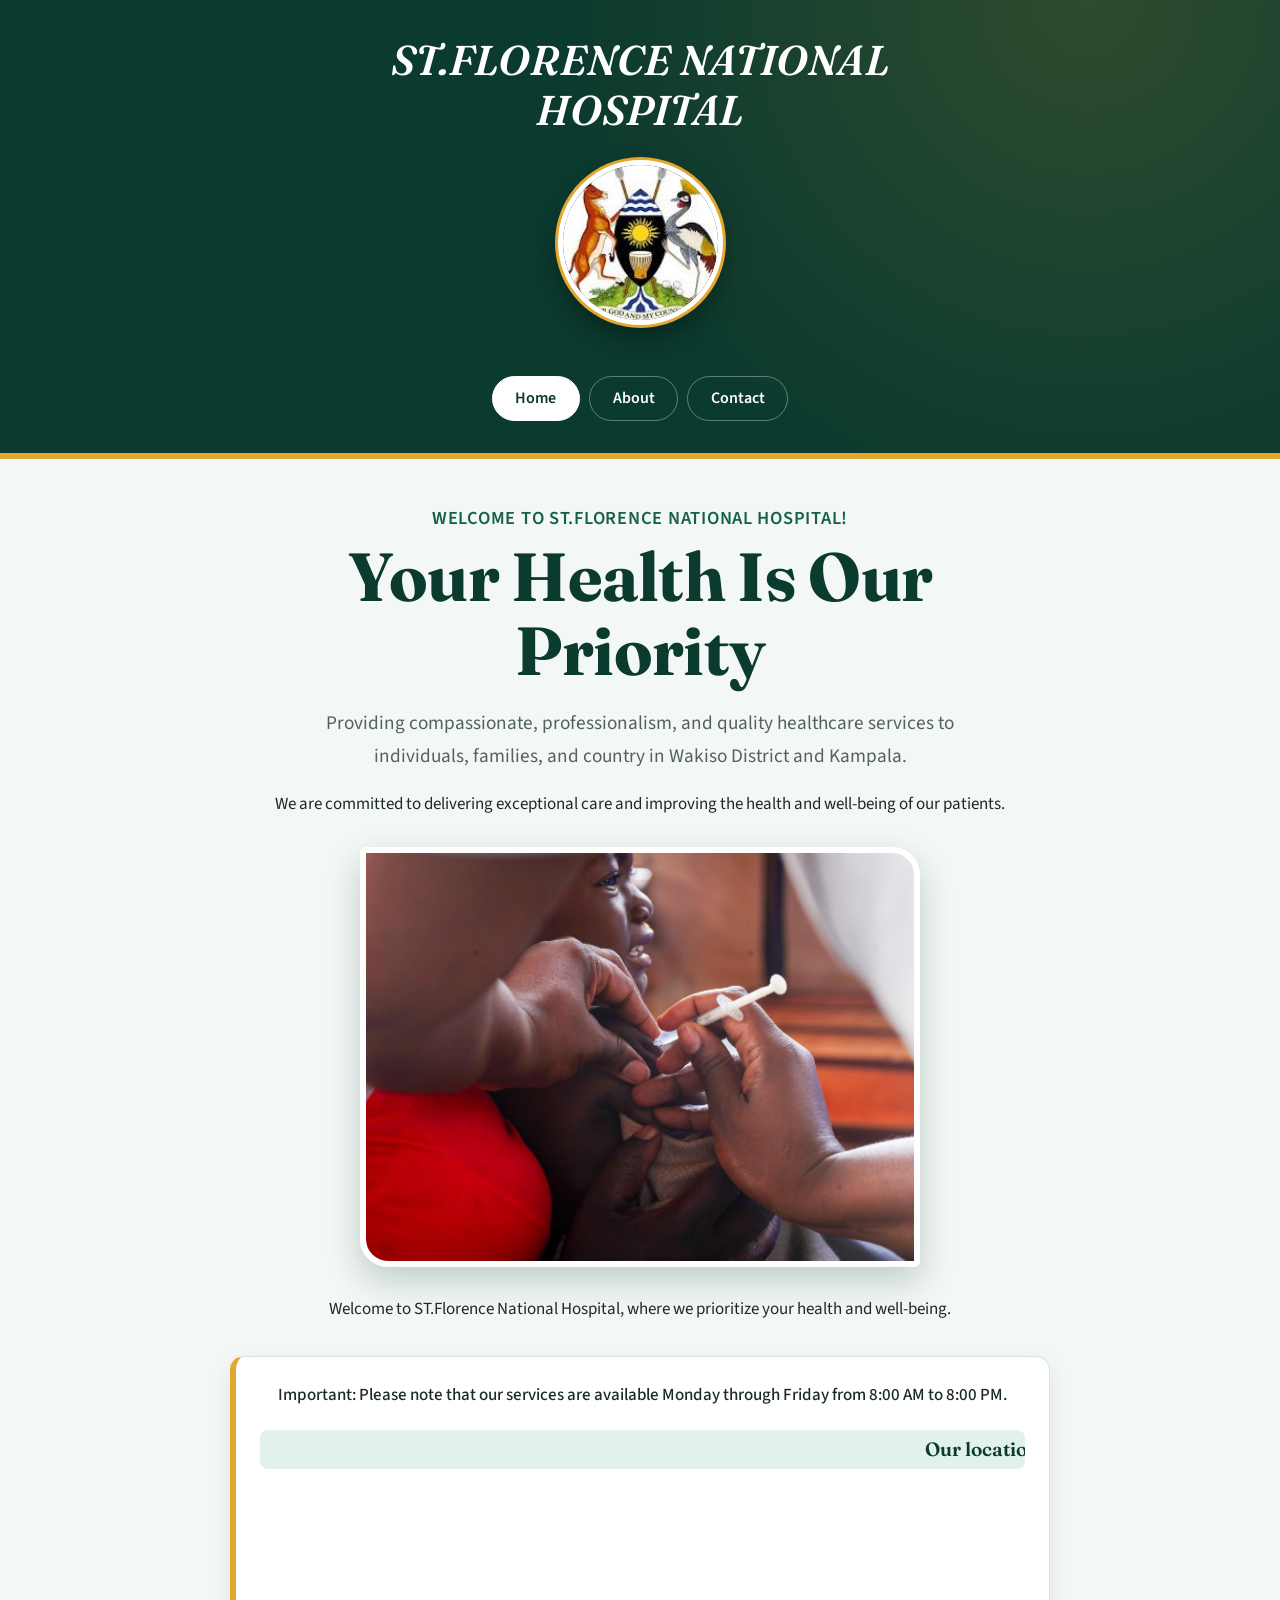
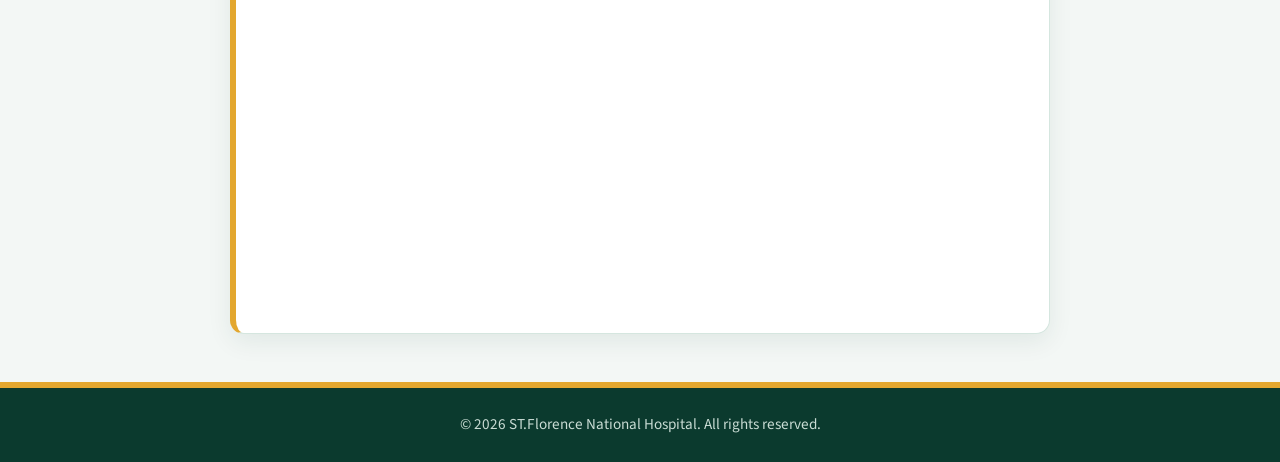
<file: index.html>
<!DOCTYPE html>
<html lang="en">

<head>
    <meta charset="UTF-8">
    <meta name="viewport" content="width=device-width, initial-scale=1.0">
    <link href="style.css" rel="stylesheet">
    <title>ST.Florence Hospital</title>
</head>

<body>
    <center>
        <i><h1>ST.FLORENCE NATIONAL HOSPITAL</h1></i>
        <img src="logo.jpg" alt="ST.Florence Hospital Logo" width="200" height="200"><br><br>
        <nav>

            <a href="index.html">Home</a>|
            <a href="about.html">About</a>|
            <a href="contact.html">Contact</a>

        </nav>
    </center>
    <h2>
        <hero title="Welcome">WELCOME TO ST.FLORENCE NATIONAL HOSPITAL!</hero>
    </h2>
    <h4 class="hero-title">Your Health Is Our<br>Priority</h4>
    <p class="hero-description">
        Providing compassionate, professionalism, and quality healthcare services to individuals, families, and country in Wakiso District and Kampala.
    </p>
    <p>We are committed to delivering exceptional care and improving the health and well-being of our patients.</p>
    <img src="vaccination.jpg" alt="a doctor vaccinating a patient" width="400" height="300">
    <p>Welcome to ST.Florence National Hospital, where we prioritize your health and well-being.
        <p>Important: Please note that our services are available Monday through Friday from 8:00 AM to 8:00 PM.
            <marquee behavior="scroll" direction="left">
                <h2>Our location on Google Maps:</h2>
            </marquee>
            <iframe src="https://www.google.com/maps/embed?pb=!1m18!1m12!1m3!1d127672.26186985167!2d32.50280802773484!3d0.3177138090886105!2m3!1f0!2f0!3f0!3m2!1i1024!2i768!4f13.1!3m3!1m2!1s0x177dbb6f51af6969%3A0xe32a106f368e718b!2sKampala%2C%20Uganda!5e0!3m2!1sen!2sug!4v1700000000000!5m2!1sen!2sug"
                width="600" height="450" style="border:0;" allowfullscreen="" loading="lazy" referrerpolicy="no-referrer-when-downgrade"><title>St. Florence National Hospital</title>
            </iframe>
            <p>&copy; 2026 ST.Florence National Hospital. All rights reserved.</p>
        </p>
    </p>

</body>

</html>
</file>
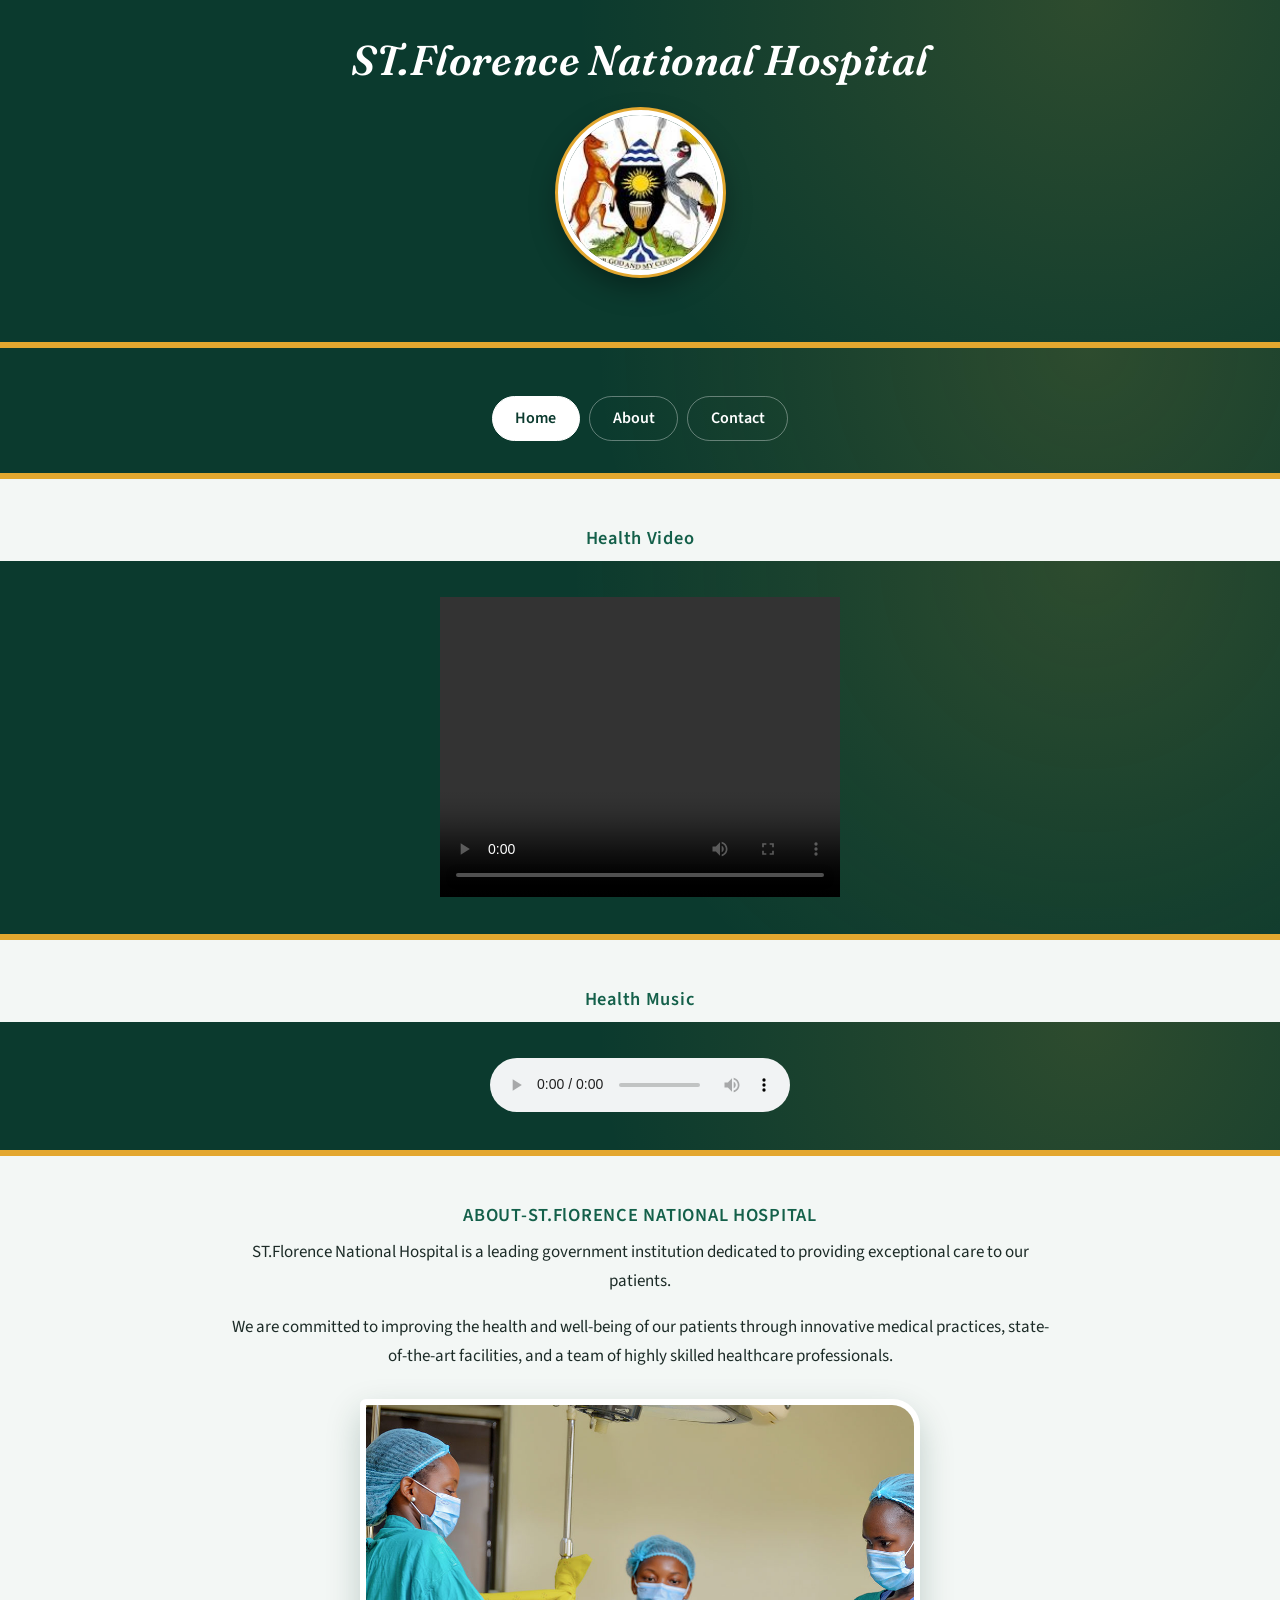
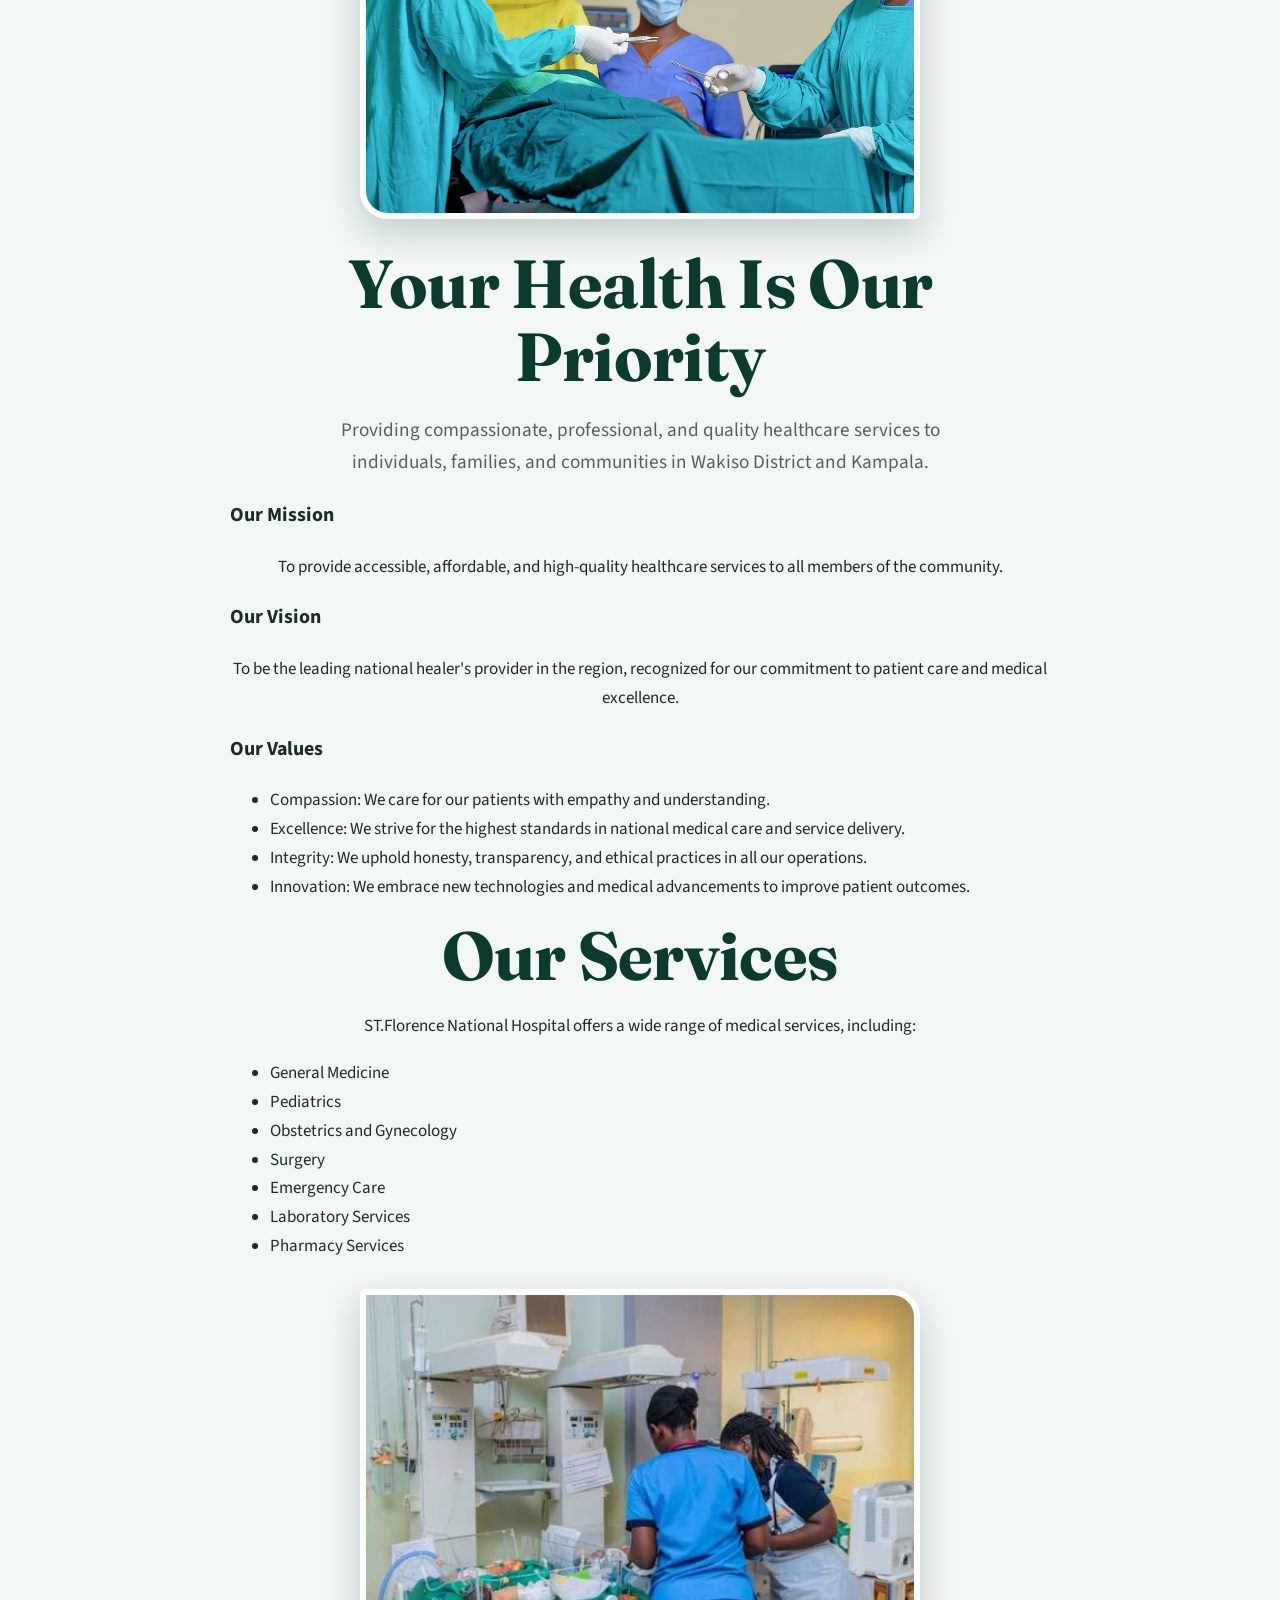
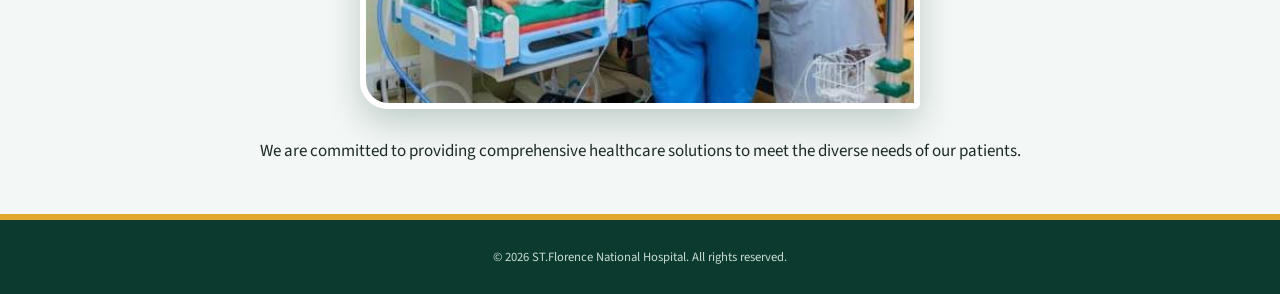
<file: about.html>
<!DOCTYPE html>
<html lang="en">

<head>
    <meta charset="UTF-8">
    <meta name="viewport" content="width=device-width, initial-scale=1.0">
    <a href="index.html"></a>
    <link href="style.css" rel="stylesheet">

    <title>ST.Florence National Hospital</title>

</head>

<body>
    <center>
        <h1>ST.Florence National Hospital</h1>
        <img src="logo.jpg" alt="ST.Florence National Hospital Logo" width="200" height="200"><br><br>
    </center>
    <center>
        <nav>

            <a href="index.html">Home</a>|
            <a href="about.html">About</a>|
            <a href="contact.html">Contact</a>

        </nav>
    </center>
    <h2>Health Video</h2>
    <center><video src="Kootenai_Health_-_Open_Heart_Surgery(1080p).mp4" controls width="400" height="300"></video></center>
    <h2>Health Music</h2>
    <center><audio src="life music.mp3.mp4" controls width="400" height="300"></audio></center>

    <h2>ABOUT-ST.FlORENCE NATIONAL HOSPITAL</h2>
    </center>
    <p>ST.Florence National Hospital is a leading government institution dedicated to providing exceptional care to our patients.</p>
    <p>We are committed to improving the health and well-being of our patients through innovative medical practices, state-of-the-art facilities, and a team of highly skilled healthcare professionals.</p>
    <img src="preds.jpg" alt="preds" width="400" height="300">
    <h2 class="hero-title">Your Health Is Our<br>Priority</h2>
    <p class="hero-description">
        Providing compassionate, professional, and quality healthcare services to individuals, families, and communities in Wakiso District and Kampala.
    </p>
    <h3>Our Mission</h3>
    <p>To provide accessible, affordable, and high-quality healthcare services to all members of the community.</p>
    <h3>Our Vision</h3>
    <p>To be the leading national healer's provider in the region, recognized for our commitment to patient care and medical excellence.</p>
    <h3>Our Values</h3>
    <ul>
        <li>Compassion: We care for our patients with empathy and understanding.</li>
        <li>Excellence: We strive for the highest standards in national medical care and service delivery.</li>
        <li>Integrity: We uphold honesty, transparency, and ethical practices in all our operations.</li>
        <li>Innovation: We embrace new technologies and medical advancements to improve patient outcomes.</li>
    </ul>
    <h2 class="hero-title">Our Services</h2>
    <p>ST.Florence National Hospital offers a wide range of medical services, including:</p>
    <ul>
        <li>General Medicine</li>
        <li>Pediatrics</li>
        <li>Obstetrics and Gynecology</li>
        <li>Surgery</li>
        <li>Emergency Care</li>
        <li>Laboratory Services</li>
        <li>Pharmacy Services</li>
    </ul>
    <img src="Nurse.jpg" alt="A nurse at ST.Florence National Hospital">
    <p>We are committed to providing comprehensive healthcare solutions to meet the diverse needs of our patients.</p>
    <p><small>&copy; 2026 ST.Florence National Hospital. All rights reserved.</small></p>
</body>

</html>
</file>
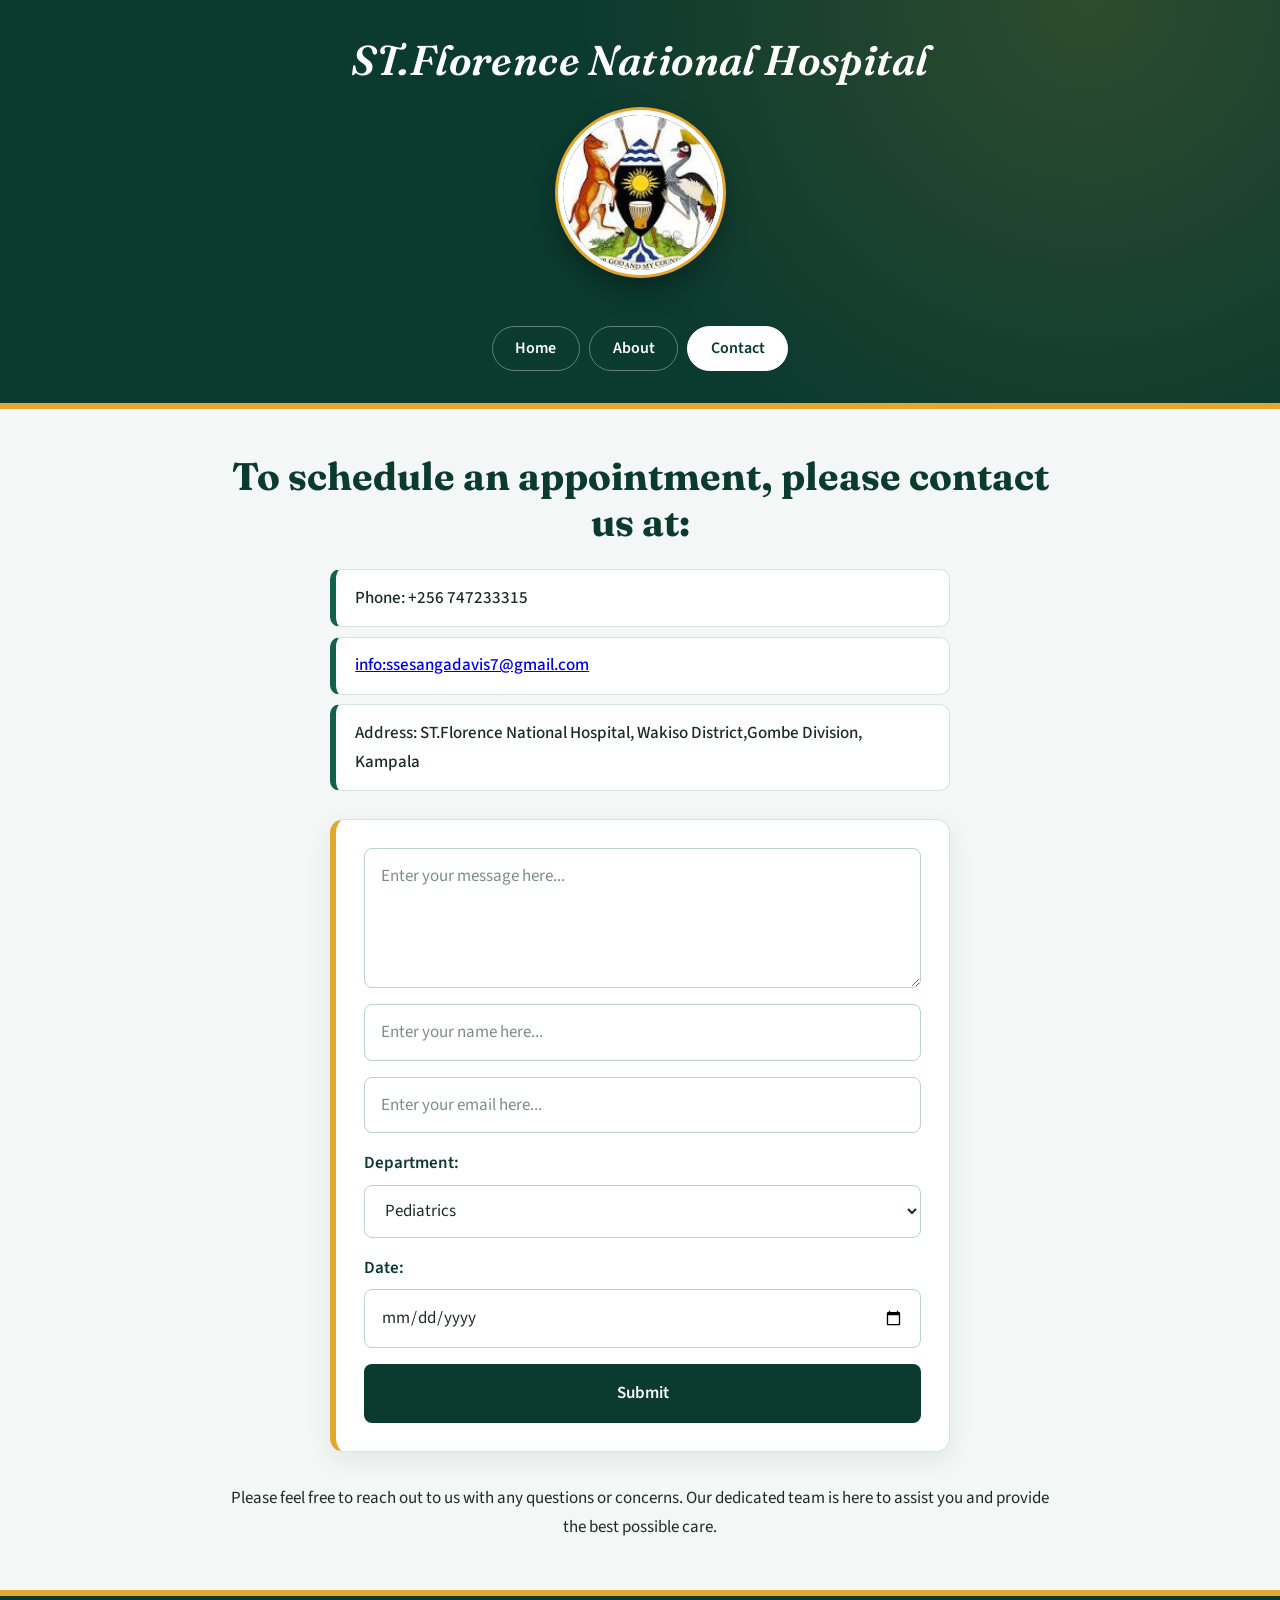
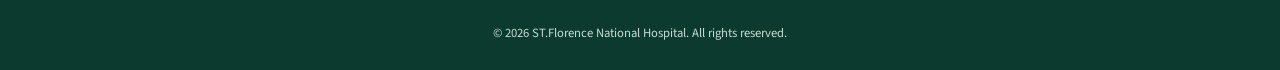
<file: contact.html>
<!DOCTYPE html>
<html lang="en">

<head>
    <meta charset="UTF-8">
    <meta name="viewport" content="width=device-width, initial-scale=1.0">
    <a href="index.html"></a>
    <link href="style.css" rel="stylesheet">
    <title>Contact ST.Florence National Hospital</title>
</head>

<body>
    <center>
        <h1>ST.Florence National Hospital</h1>
        <img src="logo.jpg" alt="ST.Florence National Hospital Logo" width="200" height="200"><br><br>
        <nav>

            <a href="index.html">Home</a>|
            <a href="about.html">About</a>|
            <a href="contact.html">Contact</a>

        </nav>


    </center>
    <h2>To schedule an appointment, please contact us at:</h2>
    <p>Phone: +256 747233315</p>
    <p><a href="mailto:info:ssesangadavis7@gmail.com">info:ssesangadavis7@gmail.com</a></p>
    <p>Address: ST.Florence National Hospital, Wakiso District,Gombe Division, Kampala</p>
    <form action="https://api.web3forms.com/submit" method="POST">
    <input type="hidden" name="access_key" value="85c1b388-5f67-40e7-9eba-289c443cc5aa">
    <input type="hidden" name="subject" value="New message from ST.Florence website">
    <input type="hidden" name="redirect" value="https://ssesangadavis7-gif.github.io/st.florence/index.html">
    <input type="checkbox" name="botcheck" style="display:none">

    <textarea name="message" placeholder="Enter your message here..." required></textarea><br><br>

    <input type="text" name="name" placeholder="Enter your name here..." required><br><br>
    <input type="email" name="email" placeholder="Enter your email here..." required><br><br>

    <label for="department">Department:</label>
    <select name="department" id="department">
        <option value="Pediatrics">Pediatrics</option>
        <option value="Obstetrics and Gynecology">Obstetrics and Gynecology</option>
        <option value="Surgery">Surgery</option>
        <option value="Emergency Care">Emergency Care</option>
        <option value="Laboratory Services">Laboratory Services</option>
        <option value="Pharmacy Services">Pharmacy Services</option>
    </select><br><br>

    <label for="Date">Date:</label>
    <input type="date" id="Date" name="Date" required><br><br>

    <button type="submit">Submit</button><br><br>
</form>
    <p>Please feel free to reach out to us with any questions or concerns. Our dedicated team is here to assist you and provide the best possible care.</p>
    <p><small>&copy; 2026 ST.Florence National Hospital. All rights reserved.</small></p>
</body>

</html>
</file>
<file: style.css>
@import url("https://fonts.googleapis.com/css2?family=Fraunces:ital,opsz,wght@0,9..144,500;0,9..144,700;1,9..144,600&family=Source+Sans+3:wght@400;500;600&display=swap");
:root {
    --green-900: #0b3a2e;
    --green-700: #14604a;
    --green-100: #e3f1ec;
    --gold: #e3a72f;
    --ink: #1c2b27;
    --muted: #51625c;
    --page: #f3f7f5;
    --white: #ffffff;
    --serif: "Fraunces", Georgia, "Times New Roman", serif;
    --sans: "Source Sans 3", "Segoe UI", Roboto, Arial, sans-serif;
}

*,
*::before,
*::after {
    box-sizing: border-box;
}

body {
    margin: 0;
    font-family: var(--sans);
    font-size: 1.0625rem;
    line-height: 1.7;
    color: var(--ink);
    background: var(--page);
    -webkit-font-smoothing: antialiased;
}


/* ---------- Header (the <center> block) ---------- */

body>center {
    display: block;
    padding: 2.25rem 1rem 1.75rem;
    background: radial-gradient(circle at 85% 0%, rgba(227, 167, 47, 0.16), transparent 45%), var(--green-900);
    border-bottom: 6px solid var(--gold);
    color: var(--white);
}

body>center i {
    font-style: normal;
}

body>center h1 {
    margin: 0 auto 1.5rem;
    max-width: 22ch;
    font-family: var(--serif);
    font-style: italic;
    font-weight: 600;
    font-size: clamp(1.6rem, 5.5vw, 2.6rem);
    line-height: 1.2;
    letter-spacing: 0.01em;
    color: var(--white);
}

body>center img {
    width: clamp(110px, 26vw, 165px);
    height: clamp(110px, 26vw, 165px);
    object-fit: cover;
    border-radius: 50%;
    border: 5px solid var(--white);
    background: var(--white);
    box-shadow: 0 0 0 3px var(--gold), 0 12px 28px rgba(0, 0, 0, 0.35);
}


/* Navigation: the "|" separators are hidden, links become pills */

nav {
    font-size: 0;
    color: transparent;
    margin-top: 0.5rem;
}

nav a {
    display: inline-block;
    margin: 0.25rem 0.3rem;
    padding: 0.5rem 1.4rem;
    font-family: var(--sans);
    font-size: 1rem;
    font-weight: 600;
    color: var(--white);
    text-decoration: none;
    border: 1.5px solid rgba(255, 255, 255, 0.35);
    border-radius: 999px;
    transition: background 0.2s, color 0.2s, border-color 0.2s;
}

nav a:hover,
nav a:focus-visible {
    background: var(--gold);
    border-color: var(--gold);
    color: var(--green-900);
    outline: none;
}


/* Active page: Home on the index page, Contact on the page with a form */

body:not(:has(form)) nav a[href="index.html"],
body:has(form) nav a[href="contact.html"] {
    background: var(--white);
    border-color: var(--white);
    color: var(--green-900);
}


/* ---------- Page content column ---------- */

body> :not(center) {
    width: min(calc(100% - 2rem), 820px);
    margin-left: auto;
    margin-right: auto;
}

body>p {
    text-align: center;
    margin-top: 0;
    margin-bottom: 1.1rem;
}


/* Remove the empty paragraphs the browser creates from stray </p> tags */

p:empty {
    display: none;
}


/* ---------- Hero ---------- */

body>h2 {
    margin-top: 2.75rem;
    margin-bottom: 0.4rem;
    text-align: center;
    font-family: var(--sans);
    font-size: clamp(0.95rem, 2.6vw, 1.15rem);
    font-weight: 600;
    letter-spacing: 0.04em;
    color: var(--green-700);
}

body>h2 hero {
    display: block;
}

.hero-title {
    margin-top: 0;
    margin-bottom: 1.25rem;
    text-align: center;
    font-family: var(--serif);
    font-weight: 700;
    font-size: clamp(2.4rem, 8vw, 4.25rem);
    line-height: 1.08;
    letter-spacing: -0.01em;
    color: var(--green-900);
    animation: rise 0.7s ease-out both;
}

body>p.hero-description {
    width: min(calc(100% - 2rem), 660px);
    font-size: 1.2rem;
    color: var(--muted);
}


/* ---------- Photo ---------- */

body>img {
    display: block;
    width: min(calc(100% - 2rem), 560px);
    height: auto;
    aspect-ratio: 4 / 3;
    object-fit: cover;
    margin-top: 1.75rem;
    margin-bottom: 1.75rem;
    border-radius: 6px 28px 6px 28px;
    border: 6px solid var(--white);
    box-shadow: 0 14px 34px rgba(11, 58, 46, 0.22);
}


/* ---------- Opening hours + map card ---------- */

body>p:has(marquee) {
    margin-top: 2rem;
    padding: 1.5rem 1.5rem 1.25rem;
    background: var(--white);
    border: 1px solid #d5e6df;
    border-left: 6px solid var(--gold);
    border-radius: 14px;
    font-weight: 500;
    box-shadow: 0 8px 24px rgba(11, 58, 46, 0.08);
}

marquee {
    display: block;
    margin: 1.25rem 0 1rem;
    padding: 0.2rem 0;
    background: var(--green-100);
    border-radius: 8px;
}

marquee h2 {
    margin: 0;
    font-family: var(--serif);
    font-size: 1.2rem;
    font-weight: 600;
    color: var(--green-900);
}

iframe {
    display: block;
    width: 100%;
    max-width: 100%;
    height: clamp(280px, 52vw, 420px);
    margin: 0 auto 0.5rem;
    border-radius: 10px;
}


/* ---------- Contact page ---------- */


/* Page heading (only the page that has a form) */

body>h2:has(~form) {
    margin-top: 2.75rem;
    margin-bottom: 1.5rem;
    font-family: var(--serif);
    font-size: clamp(1.6rem, 5vw, 2.4rem);
    font-weight: 700;
    line-height: 1.2;
    letter-spacing: 0;
    color: var(--green-900);
}


/* Phone, email and address rows */

body>p:has(+form),
body>p:has(+p+form),
body>p:has(+p+p+form) {
    width: min(calc(100% - 2rem), 620px);
    margin-bottom: 0.6rem;
    padding: 0.85rem 1.2rem;
    text-align: left;
    font-weight: 500;
    background: var(--white);
    border: 1px solid #d5e6df;
    border-left: 6px solid var(--green-700);
    border-radius: 10px;
    overflow-wrap: anywhere;
}


/* Appointment form */

body>form {
    width: min(calc(100% - 2rem), 620px);
    margin-top: 1.75rem;
    margin-bottom: 2rem;
    padding: 1.75rem;
    background: var(--white);
    border: 1px solid #d5e6df;
    border-left: 6px solid var(--gold);
    border-radius: 14px;
    box-shadow: 0 8px 24px rgba(11, 58, 46, 0.08);
}


/* The <br> tags in the form are replaced by spacing */

form br {
    display: none;
}

form textarea,
form input,
form select {
    display: block;
    width: 100%;
    margin-bottom: 1rem;
    padding: 0.8rem 1rem;
    font: inherit;
    color: var(--ink);
    background: var(--white);
    border: 1.5px solid #bcd3ca;
    border-radius: 8px;
    transition: border-color 0.2s, box-shadow 0.2s;
}

form textarea {
    min-height: 140px;
    resize: vertical;
}

form ::placeholder {
    color: #7c8d87;
}

form textarea:focus,
form input:focus,
form select:focus {
    outline: none;
    border-color: var(--green-700);
    box-shadow: 0 0 0 4px rgba(20, 96, 74, 0.18);
}

form label {
    display: block;
    margin-bottom: 0.4rem;
    font-weight: 600;
    color: var(--green-900);
}

form button {
    display: block;
    width: 100%;
    margin-top: 0.5rem;
    padding: 0.95rem 1.5rem;
    font: inherit;
    font-weight: 600;
    color: var(--white);
    background: var(--green-900);
    border: 0;
    border-radius: 8px;
    cursor: pointer;
    transition: background 0.2s, color 0.2s;
}

form button:hover {
    background: var(--gold);
    color: var(--green-900);
}

form button:focus-visible {
    outline: 3px solid var(--gold);
    outline-offset: 3px;
}


/* ---------- Footer (the copyright line; also styles a real <footer>) ---------- */

footer,
body>p:has(+p:empty),
body>p:has(>small:only-child) {
    width: 100%;
    max-width: none;
    margin-top: 3rem;
    margin-bottom: 0;
    padding: 1.5rem 1rem;
    background: var(--green-900);
    border-top: 6px solid var(--gold);
    color: #c9dcd4;
    font-size: 0.95rem;
    text-align: center;
}


/* ---------- Motion + small screens ---------- */

@keyframes rise {
    from {
        opacity: 0;
        transform: translateY(14px);
    }
    to {
        opacity: 1;
        transform: none;
    }
}

@media (prefers-reduced-motion: reduce) {
    .hero-title {
        animation: none;
    }
    nav a {
        transition: none;
    }
}

@media (max-width: 480px) {
    body {
        font-size: 1rem;
    }
    nav a {
        padding: 0.45rem 1rem;
        margin: 0.2rem;
    }
    body>p:has(marquee) {
        padding: 1.1rem 1rem;
    }
}
</file>
